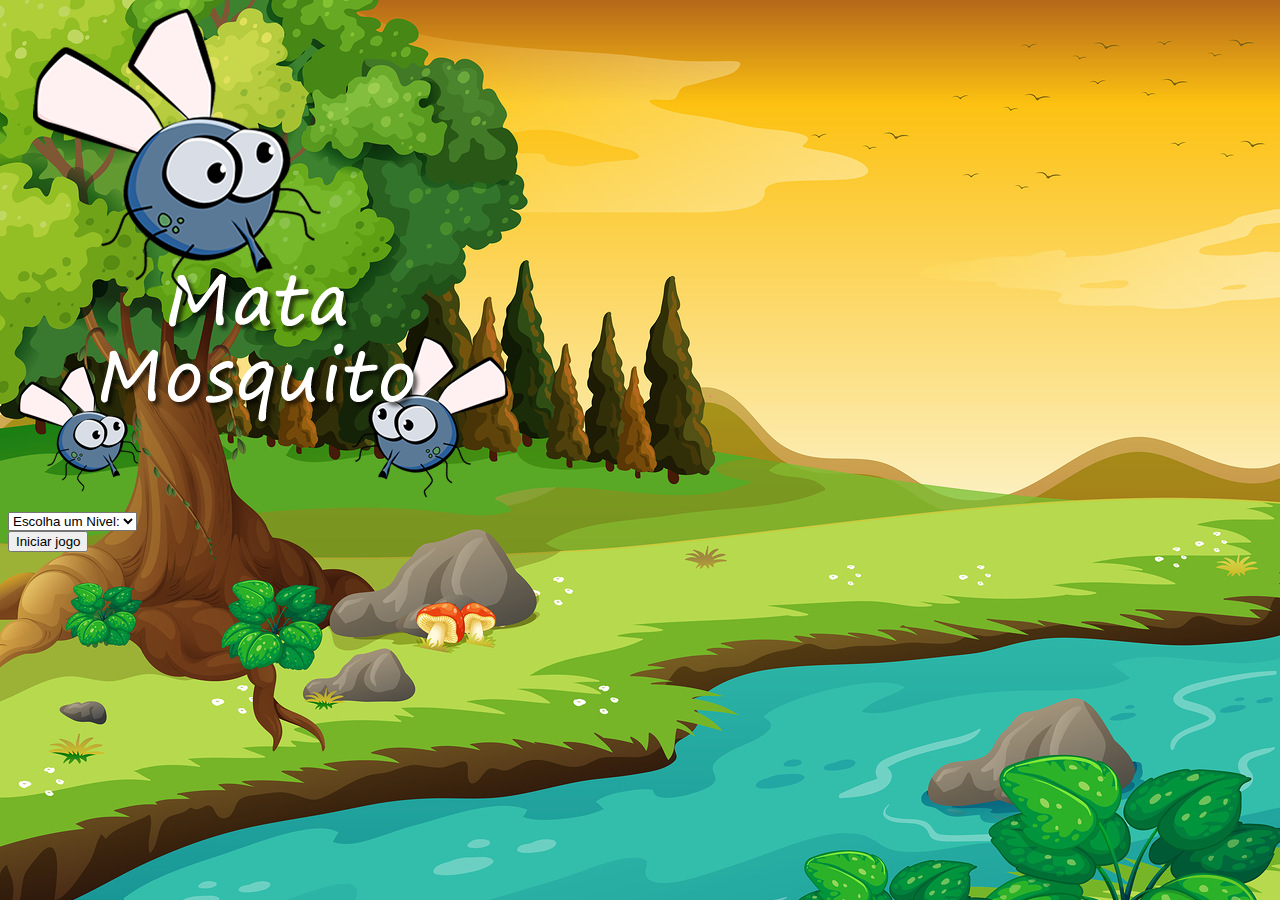
<file: index.html>
<!DOCTYPE html>
<html lang="pt-br">

<head>
    <meta charset="UTF-8">
    <link rel="stylesheet" href="https://stackpath.bootstrapcdn.com/bootstrap/4.5.0/css/bootstrap.min.css"
        integrity="sha384-9aIt2nRpC12Uk9gS9baDl411NQApFmC26EwAOH8WgZl5MYYxFfc+NcPb1dKGj7Sk" crossorigin="anonymous">
    <link rel="stylesheet" href="mosquito.css">
    <meta name="viewport" content="width=device-width, initial-scale=1.0">

    <title>Mata Mosquito</title>
</head>

<body>
    <div class=" container">
        <div class="row">
            <div class="col">
                <div class="d-flex justify-content-center">
                    <img src="imagens/game.png" alt="vitoria">
                </div>
            </div>
        </div>

        <div class="row">
            <div class="col">
                <div class="d-flex justify-content-center">
                    <div class="mb-2">
                        <select class="form-control" id="nivel">
                            <option value="">Escolha um Nivel:</option>
                            <option value="normal">normal</option>
                            <option value="dificil">dificil</option>
                            <option value="hardcore">hard core</option>
                        </select>
                    </div>
                </div>
            </div>
        </div>

        <div class="row">
            <div class="col">
                <div class="d-flex justify-content-center">
                    <button type="button" class="btn btn-danger btn-lg" onclick="iniciaJogo()">Iniciar jogo</button>
                </div>
            </div>
        </div>

    </div>

    <script>
        function iniciaJogo() {
            let nivel = document.getElementById('nivel').value

            if (nivel == 0) {
                alert('[ERROR] escolha um nivel!')
                return false
            }
            //passar como parametro
            window.location.href = 'mosquito.html?' + nivel

        }

    </script>
</body>

</html>
</file>
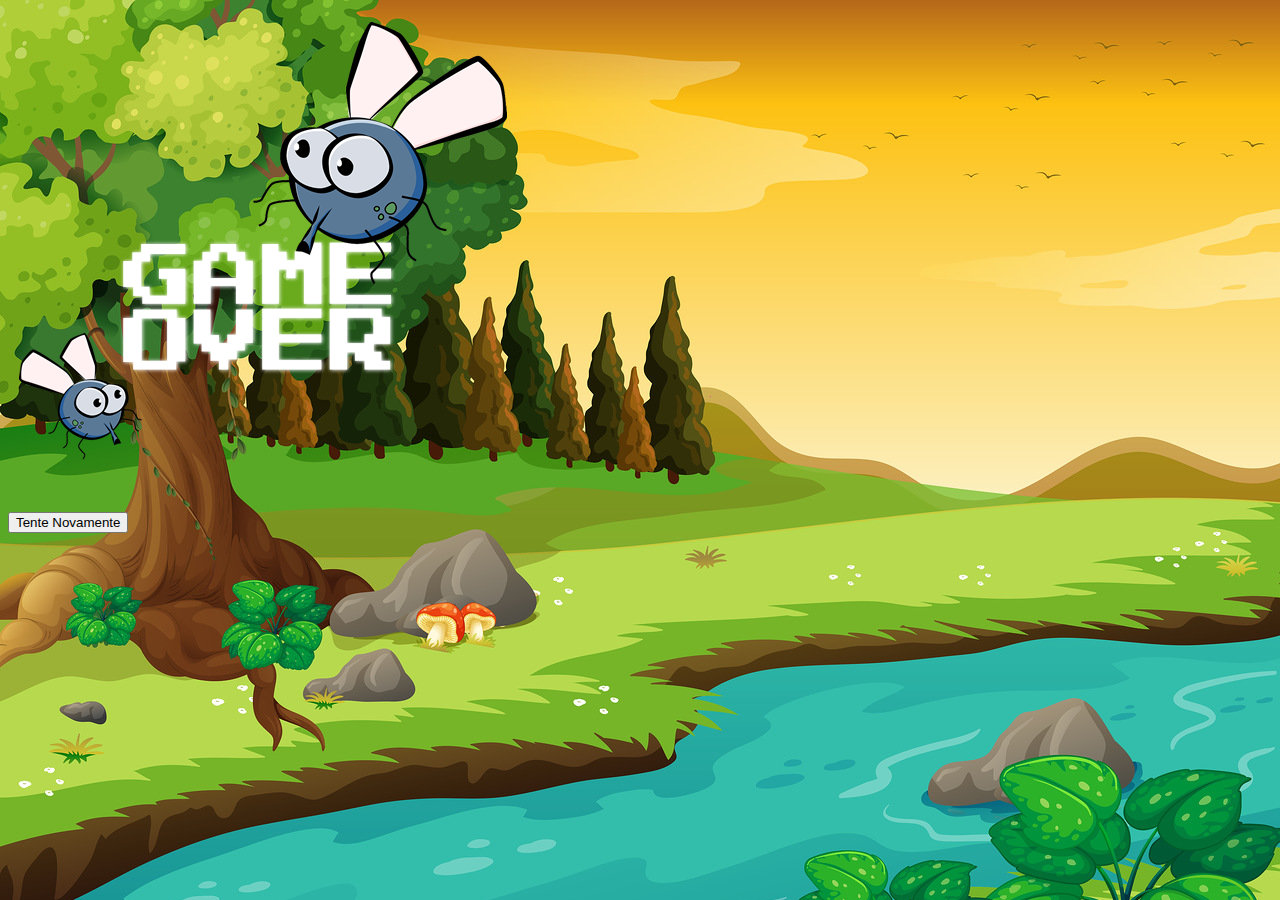
<file: fim_de_jogo.html>
<!DOCTYPE html>
<html lang="pt-br">

<head>
    <meta charset="UTF-8">
    <link rel="stylesheet" href="https://stackpath.bootstrapcdn.com/bootstrap/4.5.0/css/bootstrap.min.css"
        integrity="sha384-9aIt2nRpC12Uk9gS9baDl411NQApFmC26EwAOH8WgZl5MYYxFfc+NcPb1dKGj7Sk" crossorigin="anonymous">
    <link rel="stylesheet" href="mosquito.css">
    <meta name="viewport" content="width=device-width, initial-scale=1.0">
    <title>Mata Mosquito</title>
</head>

<body>
    <div class=" container">
        <div class="row">
            <div class="col">
                <div class="d-flex justify-content-center">
                    <img src="imagens/game_over.png" alt="game_over">
                </div>
            </div>
        </div>

        <div class="row">
            <div class="col">
                <div class="d-flex justify-content-center">
                    <button onclick="window.location.href = 'index.html' " type="button"
                        class="btn btn-dark btn-lg">Tente Novamente</button>
                </div>
            </div>
        </div>

    </div>
</body>

</html>
</file>
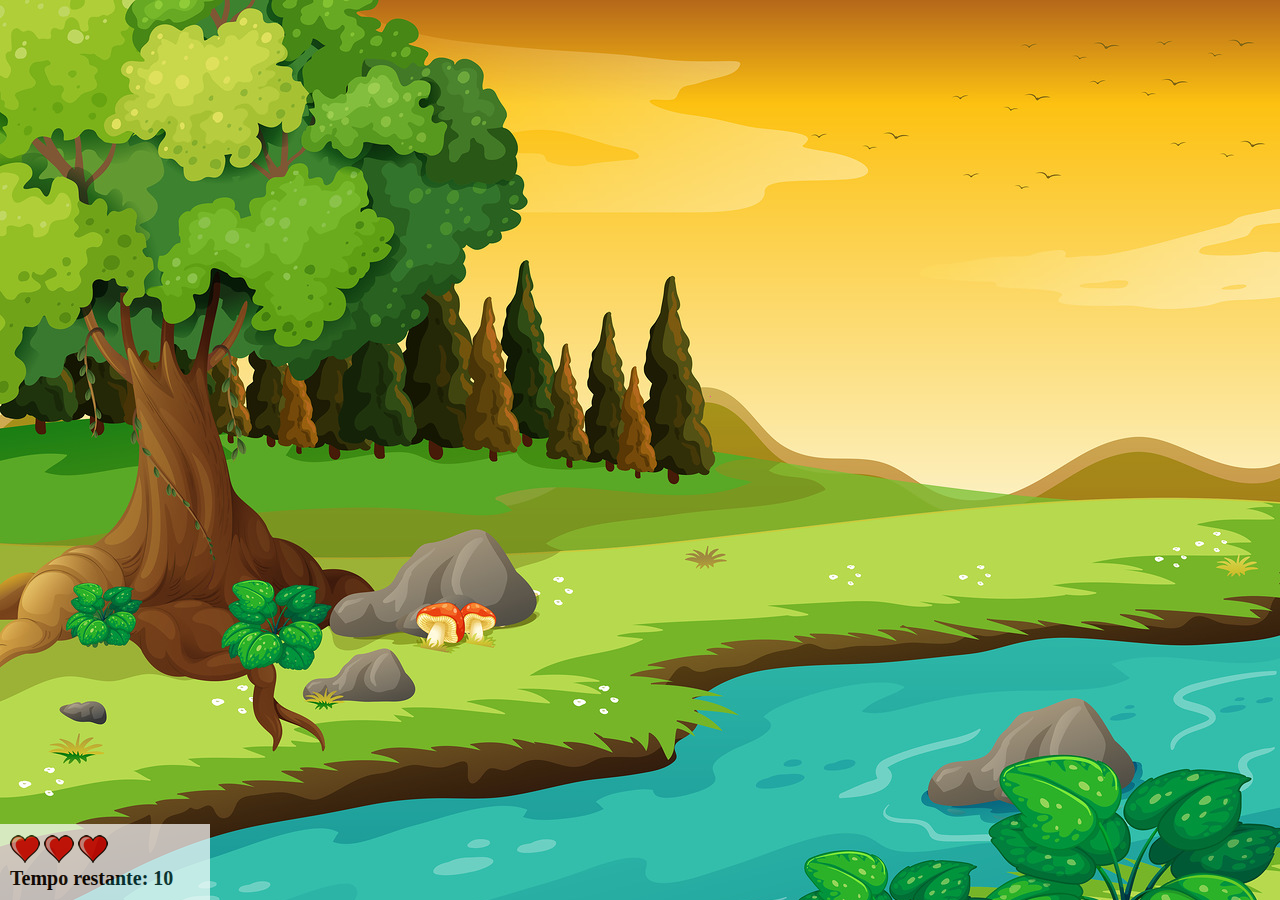
<file: mosquito.html>
<!DOCTYPE html>
<html>

<head>
    <meta charset="utf-8">
    <title>Mata Mosquito</title>
    <link rel="stylesheet" type="text/css" href="mosquito.css">
    <script src="mosquito.js"></script>


</head>

<body onresize="ajustaTamanho()">

    <div class="painel">
        <div class="vidas">
            <img id="v1" src="imagens/coracao_cheio.png" alt="">
            <img id="v2" src="imagens/coracao_cheio.png" alt="">
            <img id="v3" src="imagens/coracao_cheio.png" alt="">


            <div class="cronometro">Tempo restante: <span id="cronometro"> </span></div>
        </div>
    </div>

    <script>


        document.getElementById('cronometro').innerHTML = tempo

        let criaMosquito = setInterval(function () {
            posicaoRandomica()
        }, criaTempo)
    </script>


</body>

</html>
</file>
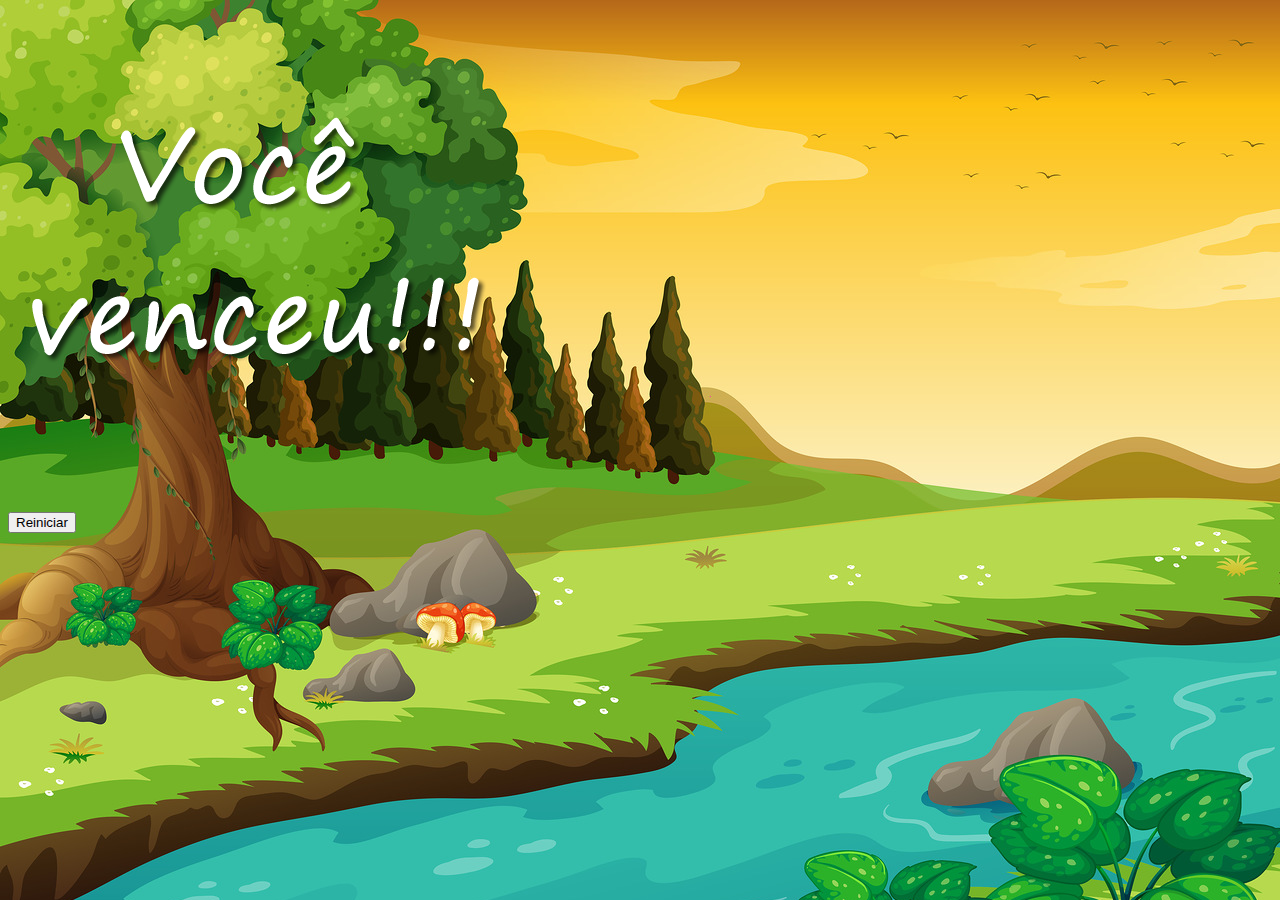
<file: vitoria.html>
<!DOCTYPE html>
<html lang="pt-br">

<head>
    <meta charset="UTF-8">
    <link rel="stylesheet" href="https://stackpath.bootstrapcdn.com/bootstrap/4.5.0/css/bootstrap.min.css"
        integrity="sha384-9aIt2nRpC12Uk9gS9baDl411NQApFmC26EwAOH8WgZl5MYYxFfc+NcPb1dKGj7Sk" crossorigin="anonymous">
    <link rel="stylesheet" href="mosquito.css">
    <meta name="viewport" content="width=device-width, initial-scale=1.0">
    <title>Mata Mosquito</title>
</head>

<body>
    <div class=" container">
        <div class="row">
            <div class="col">
                <div class="d-flex justify-content-center">
                    <img src="imagens/vitoria.png" alt="vitoria">
                </div>
            </div>
        </div>

        <div class="row">
            <div class="col">
                <div class="d-flex justify-content-center">
                    <button onclick="window.location.href = 'index.html' " type="button"
                        class="btn btn-dark btn-lg">Reiniciar</button>
                </div>
            </div>
        </div>

    </div>
</body>

</html>
</file>
<file: mosquito.css>
html{
    cursor: url(imagens/mata_mosca.png) 30 30, auto ;
}

body{
    background-image: url(imagens/bg.jpg);
    background-repeat:no-repeat;
}

.mosquito1{
    width: 50px;
    height: 50px;
}

.mosquito2{
    width: 70px;
    height: 70px;
}

.mosquito3{
    width: 100px;
    height: 100px;
}

.ladoA
{
transform:  scaleX(1);
}

.ladoB
{
transform: scaleX(-1);
}

.painel{
    position: absolute;
    width: 190px;
    padding: 10px;
    left: 0px;
    bottom: 0px;
    border-top: solid 1px #fff;
    background-color: #fff;
    opacity: 0.7;
}

.vidas{
    float: left;
}

.cronometro{
    float: left;
    font-size: 20px;
    font-weight: bold;
}
</file>
